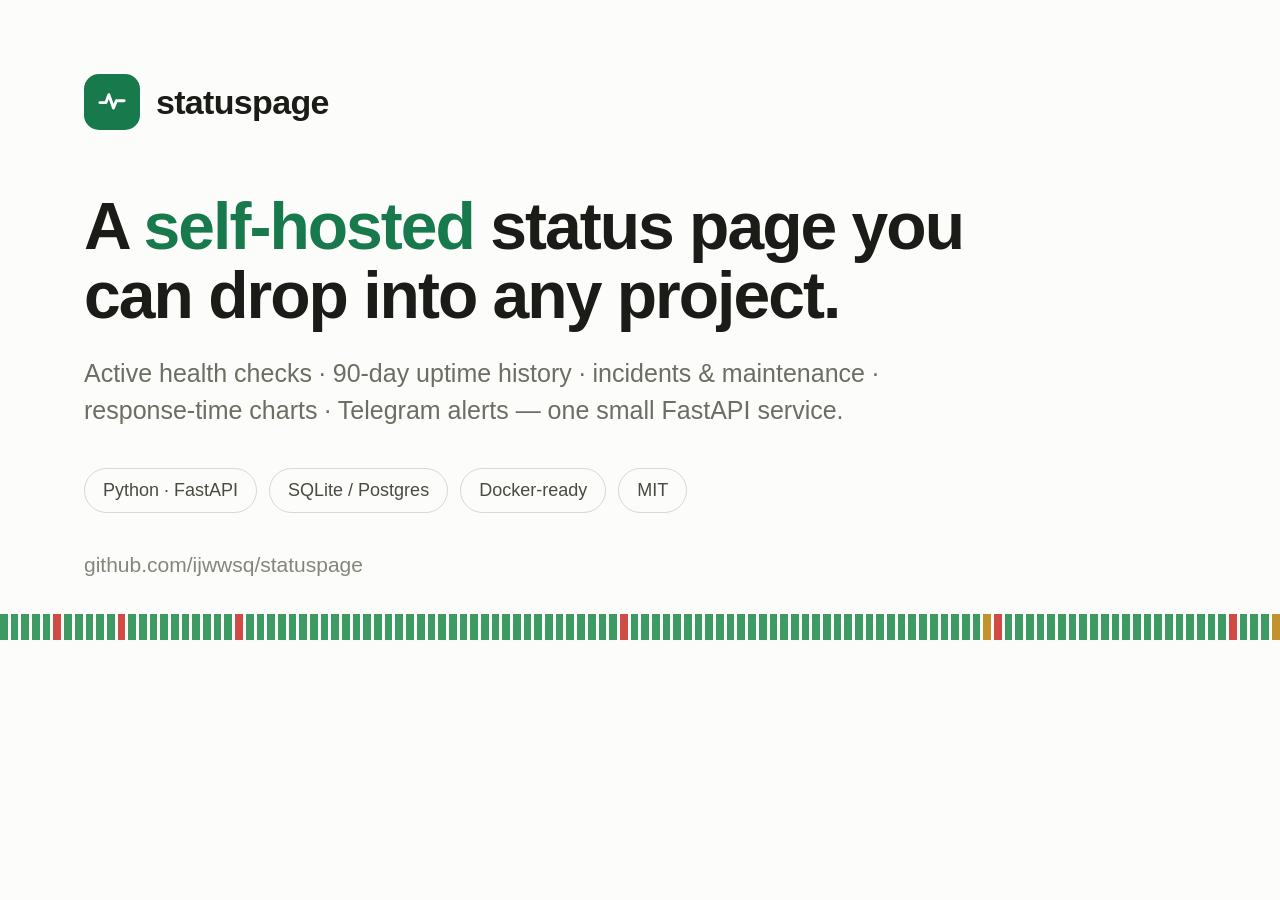
<file: docs/social-card.html>
<!doctype html>
<html lang="en">
<head>
<meta charset="utf-8">
<style>
  * { box-sizing: border-box; margin: 0; }
  html, body { width: 1280px; height: 640px; }
  body {
    background: #fcfcfb; color: #1b1b18;
    font: 15px/1.5 -apple-system, "Segoe UI", Roboto, Helvetica, Arial, sans-serif;
    -webkit-font-smoothing: antialiased;
    padding: 74px 84px; position: relative; overflow: hidden;
  }
  .brand { display: flex; align-items: center; gap: 16px; }
  .mark { width: 56px; height: 56px; border-radius: 15px; background: #18794D;
          display: flex; align-items: center; justify-content: center; }
  .mark svg { width: 34px; height: 34px; }
  .word { font-size: 34px; font-weight: 600; letter-spacing: -0.02em; }
  h1 { font-size: 66px; font-weight: 600; letter-spacing: -0.03em; line-height: 1.04;
       margin-top: 62px; max-width: 940px; }
  h1 .g { color: #18794D; }
  p.sub { font-size: 25px; color: #6d6d63; margin-top: 26px; max-width: 900px; line-height: 1.45; }
  .chips { display: flex; gap: 12px; margin-top: 40px; }
  .chip { font-size: 18px; color: #4a4a42; border: 1px solid rgba(28,28,22,0.16);
          border-radius: 999px; padding: 8px 18px; }
  .repo { position: absolute; left: 84px; bottom: 60px; font-size: 21px; color: #85857b; }
  .bars { position: absolute; right: 0; bottom: 0; left: 0; height: 26px; display: flex; gap: 3px;
          padding: 0 0; }
  .bars span { flex: 1; background: #3d9a63; }
  .bars span.w { background: #c2932c; }
  .bars span.d { background: #cf4b43; }
</style>
</head>
<body>
  <div class="brand">
    <div class="mark">
      <svg viewBox="0 0 28 28" fill="none" stroke="#fff" stroke-width="2.4" stroke-linecap="round" stroke-linejoin="round">
        <path d="M4 14.5 H9 L11.4 8 L15.2 19 L17.6 13 H24"/>
      </svg>
    </div>
    <span class="word">statuspage</span>
  </div>

  <h1>A <span class="g">self-hosted</span> status page you can drop into any project.</h1>
  <p class="sub">Active health checks · 90-day uptime history · incidents &amp; maintenance · response-time charts · Telegram alerts — one small FastAPI service.</p>

  <div class="chips">
    <span class="chip">Python · FastAPI</span>
    <span class="chip">SQLite / Postgres</span>
    <span class="chip">Docker-ready</span>
    <span class="chip">MIT</span>
  </div>

  <div class="repo">github.com/ijwwsq/statuspage</div>
  <div class="bars" id="bars"></div>
  <script>
    const b = document.getElementById('bars');
    for (let i = 0; i < 120; i++) {
      const s = document.createElement('span');
      const r = Math.random();
      if (r < 0.02) s.className = 'd'; else if (r < 0.06) s.className = 'w';
      b.appendChild(s);
    }
  </script>
</body>
</html>
</file>
